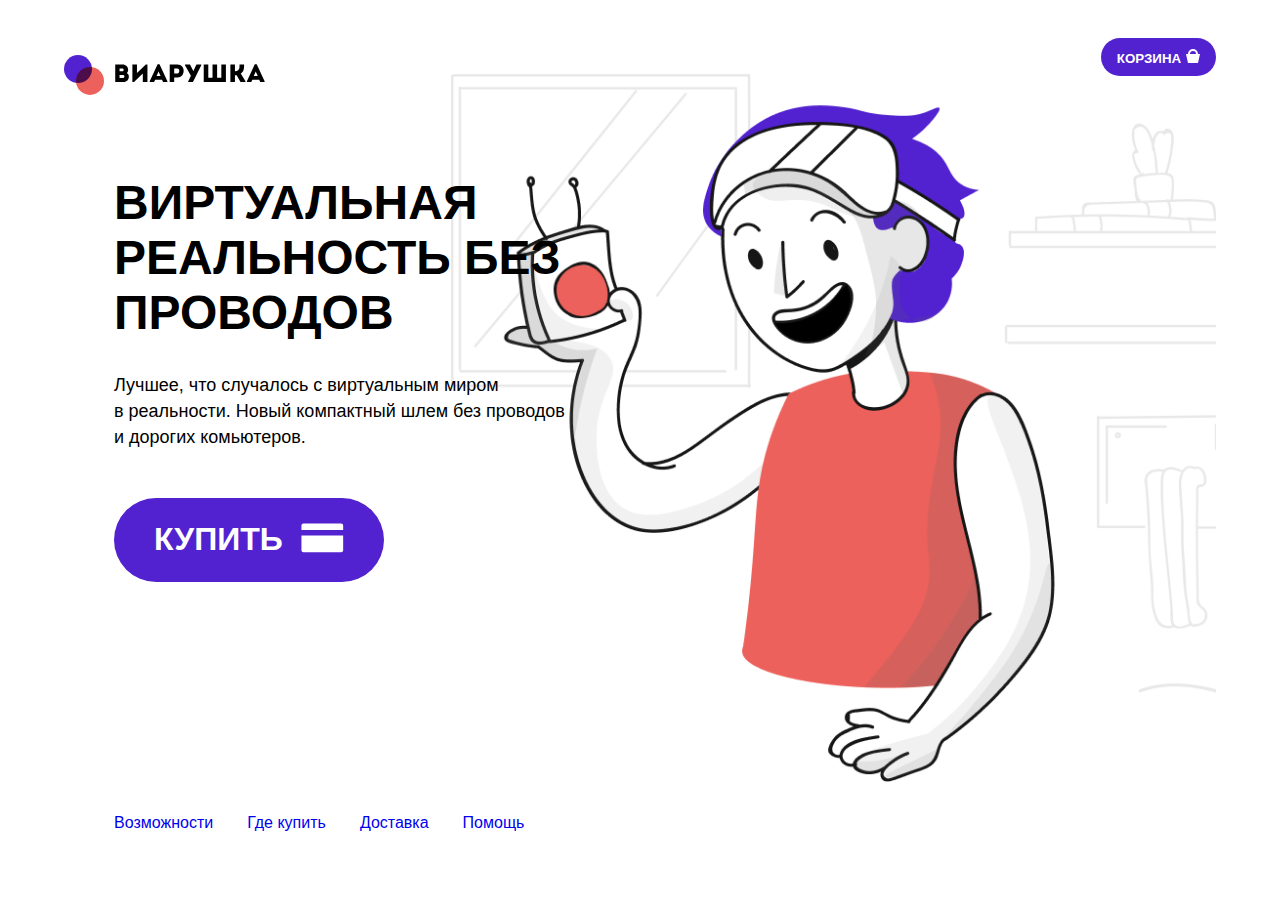
<file: index.html>
<!DOCTYPE html>
<html lang="ru">
  <head>
    <meta charset="UTF-8" />
    <meta name="viewport" content="width=device-width, initial-scale=1.0" />
    <title>БЭМ</title>
    <link rel="stylesheet" href="./assets/styles/style.css" />
  </head>
  <body>
    <div class="container container_background">
      <header class="header">
        <img class="logo" src="./assets/images/logo.svg" alt="logo" />
        <button class="btn header__btn-basket">КОРЗИНА</button>
      </header>
      <main class="main">
        <h1 class="main-title">Виртуальная реальность без проводов</h1>
        <p class="main__content">
          Лучшее, что случалось с виртуальным миром в реальности. Новый
          компактный шлем без проводов и дорогих комьютеров.
        </p>
        <button class="main__btn-buy">КУПИТЬ</button>
      </main>
      <footer class="footer">
        <ul class="nav">
          <li>
            <a class="nav__item" href="opportunities.html"> Возможности</a>
          </li>
          <li>
            <a class="nav__item" href="#"> Где купить</a>
          </li>
          <li>
            <a class="nav__item" href="#"> Доставка</a>
          </li>
          <li>
            <a class="nav__item" href="#"> Помощь</a>
          </li>
        </ul>
      </footer>
    </div>
  </body>
</html>
</file>
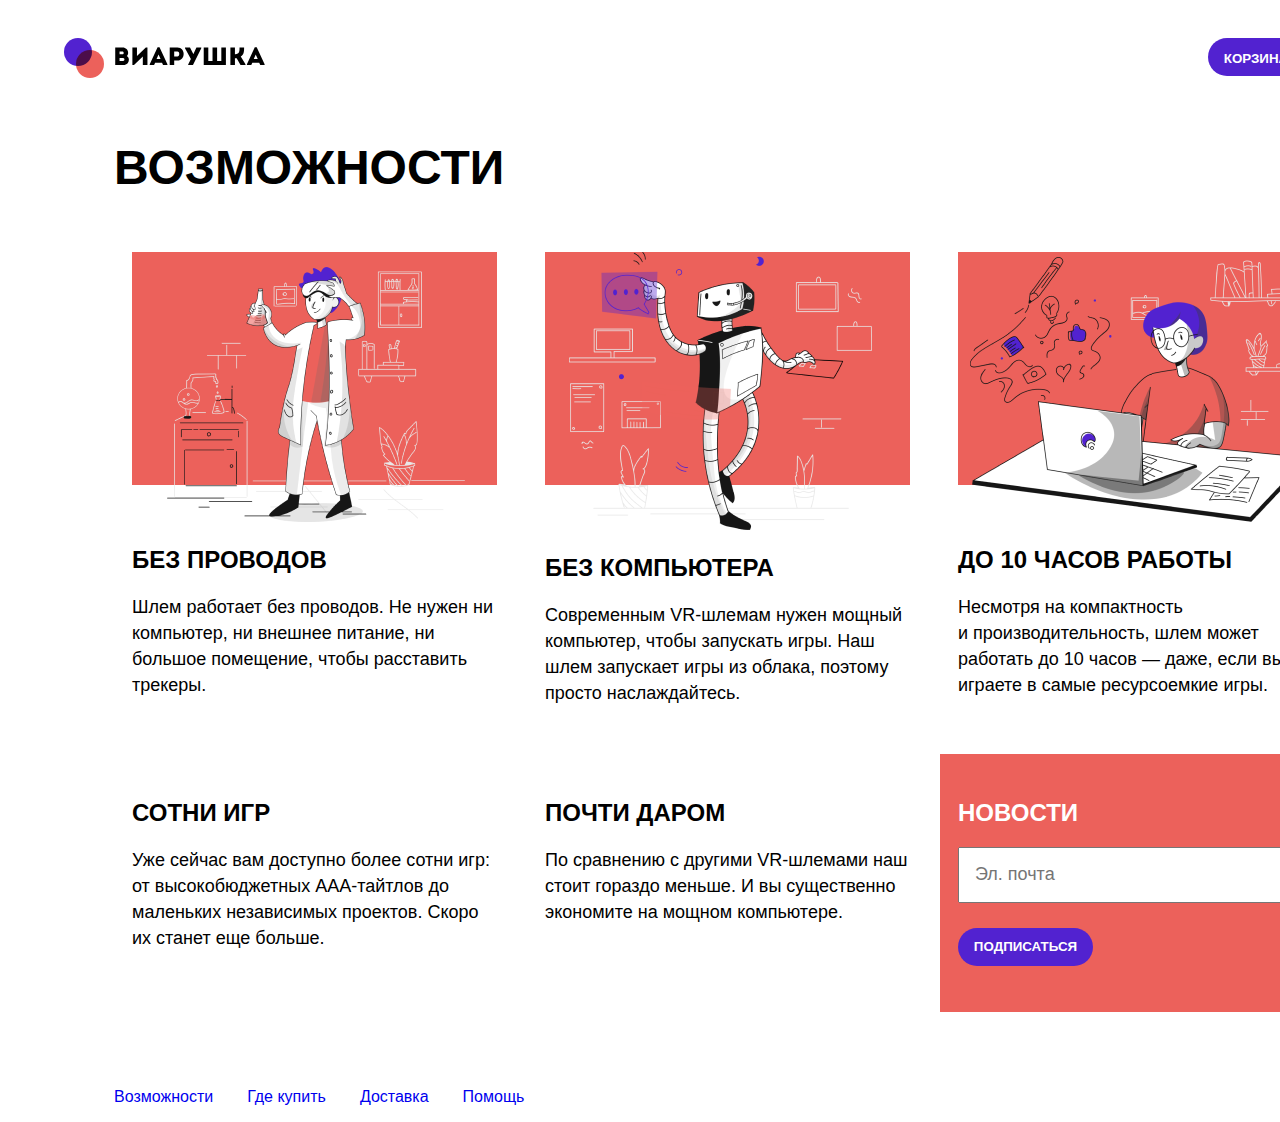
<file: opportunities.html>
<!DOCTYPE html>
<html lang="en">
  <head>
    <meta charset="UTF-8" />
    <meta name="viewport" content="width=device-width, initial-scale=1.0" />
    <title>Opportunities</title>
    <link rel="stylesheet" href="./assets/styles/style.css" />
  </head>
  <body>
    <div class="container">
      <header class="header">
        <img class="logo" src="./assets/images/logo.svg" alt="logo" />
        <button class="btn header__btn-basket">КОРЗИНА</button>
      </header>
      <main class="main">
        <h1 class="main-title">Возможности</h1>
        <div class="main-items">
          <div class="main-item">
            <img
              class="main-item__img"
              src="./assets/images/Illustration_1.png"
              alt=""
            />
            <h2 class="main-item__title">Без проводов</h2>
            <p class="main__content">
              Шлем работает без проводов. Не нужен ни компьютер, ни внешнее
              питание, ни большое помещение, чтобы расставить трекеры.
            </p>
          </div>
          <div class="main-item">
            <img
              class="main-item__img"
              src="./assets/images/Illustration_2.png"
              alt=""
            />
            <h2 class="main-item__title">Без компьютера</h2>
            <p class="main__content">
              Современным VR-шлемам нужен мощный компьютер, чтобы запускать
              игры. Наш шлем запускает игры из облака, поэтому просто
              наслаждайтесь.
            </p>
          </div>
          <div class="main-item">
            <img
              class="main-item__img"
              src="./assets/images/Illustration_3.png"
              alt=""
            />
            <h2 class="main-item__title">До 10 часов работы</h2>
            <p class="main__content">
              Несмотря на компактность и производительность, шлем может работать
              до 10 часов — даже, если вы играете в самые ресурсоемкие игры.
            </p>
          </div>
          <div class="main-item">
            <h2 class="main-item__title">Сотни игр</h2>
            <p class="main__content">
              Уже сейчас вам доступно более сотни игр: от высокобюджетных
              ААА-тайтлов до маленьких независимых проектов. Скоро их станет еще
              больше.
            </p>
          </div>
          <div class="main-item">
            <h2 class="main-item__title">Почти даром</h2>
            <p class="main__content">
              По сравнению с другими VR-шлемами наш стоит гораздо меньше. И вы
              существенно экономите на мощном компьютере.
            </p>
          </div>
          <div class="main-item main-item_color">
            <h2 class="main-item__title main-item__title_color">Новости</h2>
            <input
              class="main-item__input"
              type="email"
              placeholder="Эл. почта"
            />
            <button class="btn main-item__btn-subscribe">ПОДПИСАТЬСЯ</button>
          </div>
        </div>
      </main>
      <footer class="footer">
        <ul class="nav">
          <li>
            <a class="nav__item" href="#"> Возможности</a>
          </li>
          <li>
            <a class="nav__item" href="#"> Где купить</a>
          </li>
          <li>
            <a class="nav__item" href="#"> Доставка</a>
          </li>
          <li>
            <a class="nav__item" href="#"> Помощь</a>
          </li>
        </ul>
      </footer>
    </div>
  </body>
</html>
</file>
<file: assets/styles/style.css>
.container {
  padding-top: 30px;
  width: 90vw;
  height: 90vh;
  margin: 0 auto;
  display: grid;
  grid-template-rows: 1fr 8fr 1fr;
  row-gap: 30px;
  font-family: Arial, Helvetica, sans-serif;
}

.container_background {
  background-image: url(../images/pic.png);
  background-position: right;
  background-repeat: no-repeat;
  background-size: 85vh;
}

.header {
  display: flex;
  justify-content: space-between;
}

.logo {
  width: 201px;
  height: auto;
}

.btn {
  background-color: #5222d0;
  color: #fff;
  border-radius: 30px;
  font-weight: 700;
  border: none;
}

.header__btn-basket {
  width: 115px;
  height: 38px;
}

.header__btn-basket::after {
  content: url(../images/ico_1.svg);
  margin-left: 5px;
}

.main {
  padding-left: 50px;
}

.main-title {
  max-width: 542px;
  text-transform: uppercase;
  font-weight: 800;
  font-size: 48px;
}

.main__content {
  max-width: 487px;
  font-size: 18px;
  line-height: 26px;
}

.main__btn-buy {
  width: 270px;
  height: 84px;
  background-color: #5222d0;
  color: #fff;
  border-radius: 50px;
  font-weight: 700;
  border: none;
  font-size: 32px;
  text-align: start;
  position: relative;
  padding-left: 40px;
  margin-top: 30px;
}

.main__btn-buy::after {
  content: url(../images/ico.svg);
  position: absolute;
  right: 40px;
  top: 25px;
}

.footer {
  margin-top: 30px;
  padding-left: 10px;
}

.nav {
  display: flex;
  justify-content: start;
  gap: 34px;
  list-style: none;
}

.nav__item {
  text-decoration: none;
}

.main-items {
  display: grid;
  grid-template-columns: repeat(3, 1fr);
  gap: 30px;
}

.main-item {
  padding-left: 18px;
  padding-top: 25px;
  max-width: 365px;
}

.main-item__title {
  text-transform: uppercase;
  font-weight: 800;
}

.main-item__title_color {
  color: #fff;
}

.main-item_color {
  width: 365px;
  height: 233px;
  background-color: #ec615b;
}

.main-item__input {
  width: 323px;
  height: 50px;
  font-size: 18px;
  padding-left: 15px;
}

.main-item__btn-subscribe {
  width: 135px;
  height: 38px;
  margin-top: 25px;
}/*# sourceMappingURL=style.css.map */
</file>
